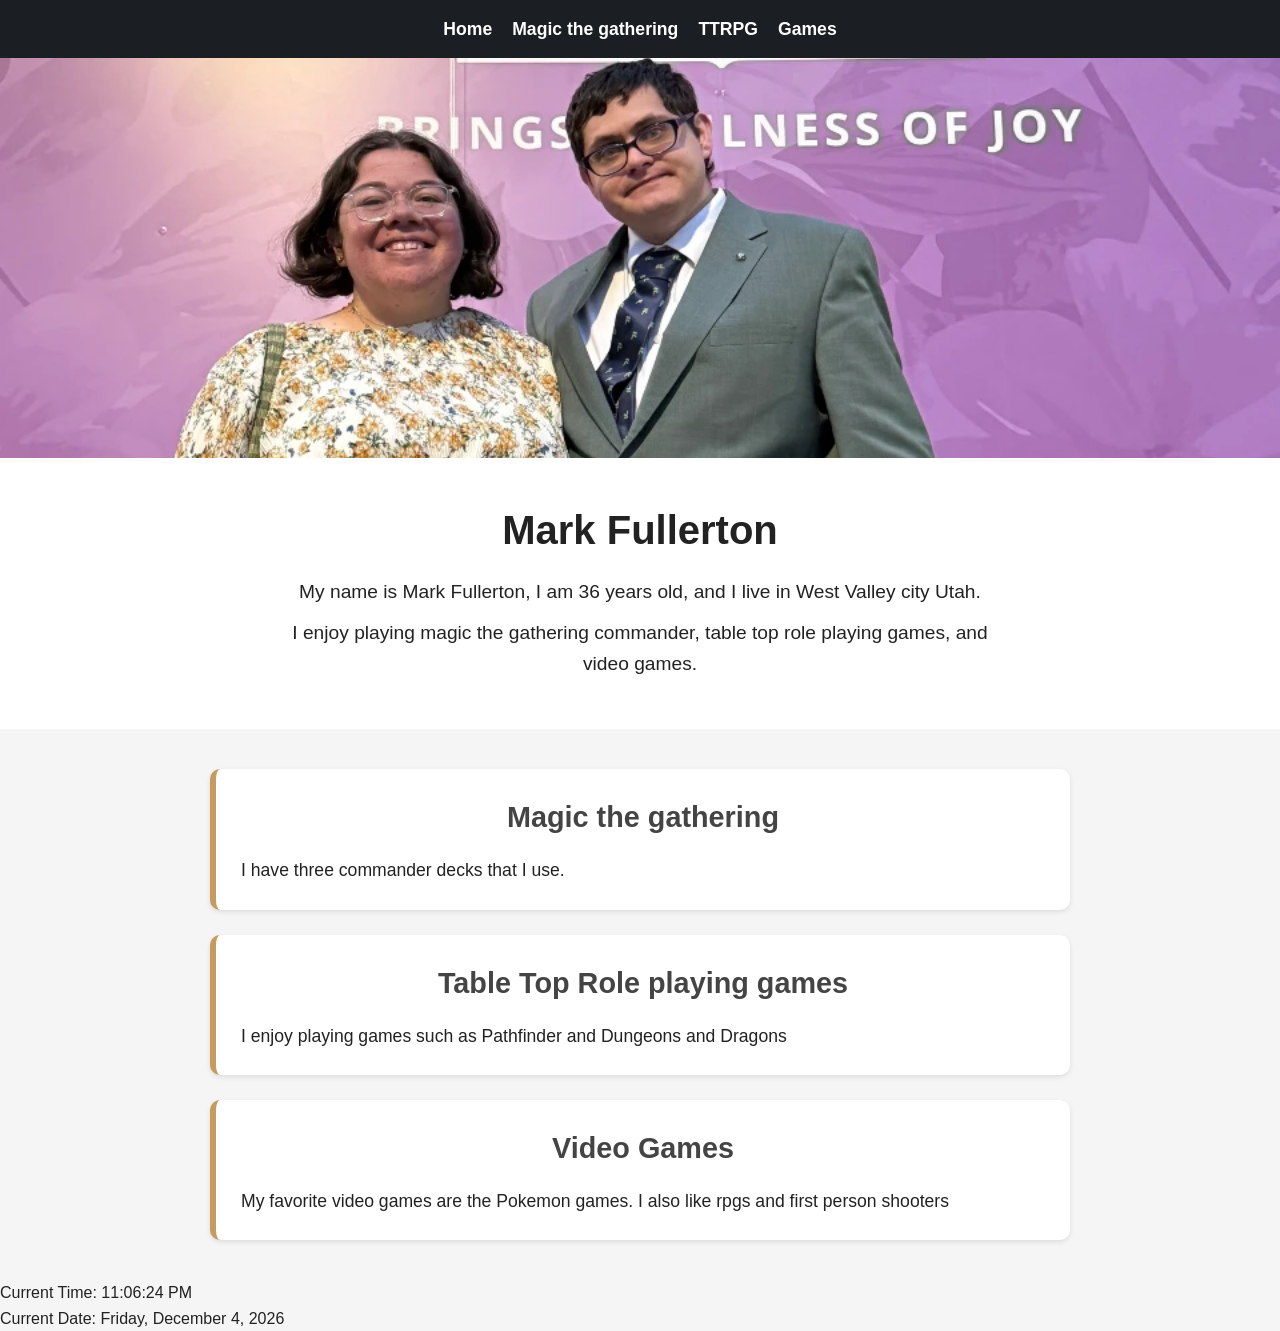
<file: index.html>
<!DOCTYPE html>
<html lang="en">

<head>
    <meta charset="UTF-8">
    <meta name="viewport" content="width=device-width, initial-scale=1.0">
    <title>Mark Fullerton Biography</title>
    <!--styles-->
    <link rel="stylesheet" href="styles/main.css">

</head>

<body>
    <!--Navigation-->
    <nav>
        <ul>
            <li><a href="/biographyPage/index.html">Home</a></li>
            <li><a href="/biographyPage/mtg.html">Magic the gathering</a></li>
            <li><a href="/biographyPage/ttrpg.html">TTRPG</a></li>
            <li><a href="/biographyPage/games.html">Games</a></li>
        </ul>
    </nav>
    <!--hero image-->
    <div class="hero">
        <img src="images/hero.webp" alt="Mark Fullerton with wife.">
    </div>
    
    <!--Header-->
    <header>
        <h1>Mark Fullerton</h1>
        <p>My name is Mark Fullerton, I am 36 years old, and I live in West Valley city Utah.</p>
        <p>I enjoy playing magic the gathering commander, table top role playing games, and video games.</p>
        </header>
        
        <main>
        <!--Magic the gathering -->
        <section class="commander">
            <h2>Magic the gathering</h2>
            <P>I have three commander decks that I use.</P>
        </section>

        <!--TTRPGs-->
        <section class="ttrpg">
            <h2>Table Top Role playing games</h2>
            <p>I enjoy playing games such as Pathfinder and Dungeons and Dragons</p>
        </section>

        <!--Video Games-->
        <section class="video-games">
            <h2>Video Games</h2>
            <p>My favorite video games are the Pokemon games. I also like rpgs and first person shooters</p>
        </section>
    </main>
    <footer>
        <p>Current Time: <span id="currentTime"></span></p>
        <p>Current Date: <span id="currentDate"></span></p>
    </footer>
    <script src="scripts/time.js"></script>
</body>

</html>
</file>
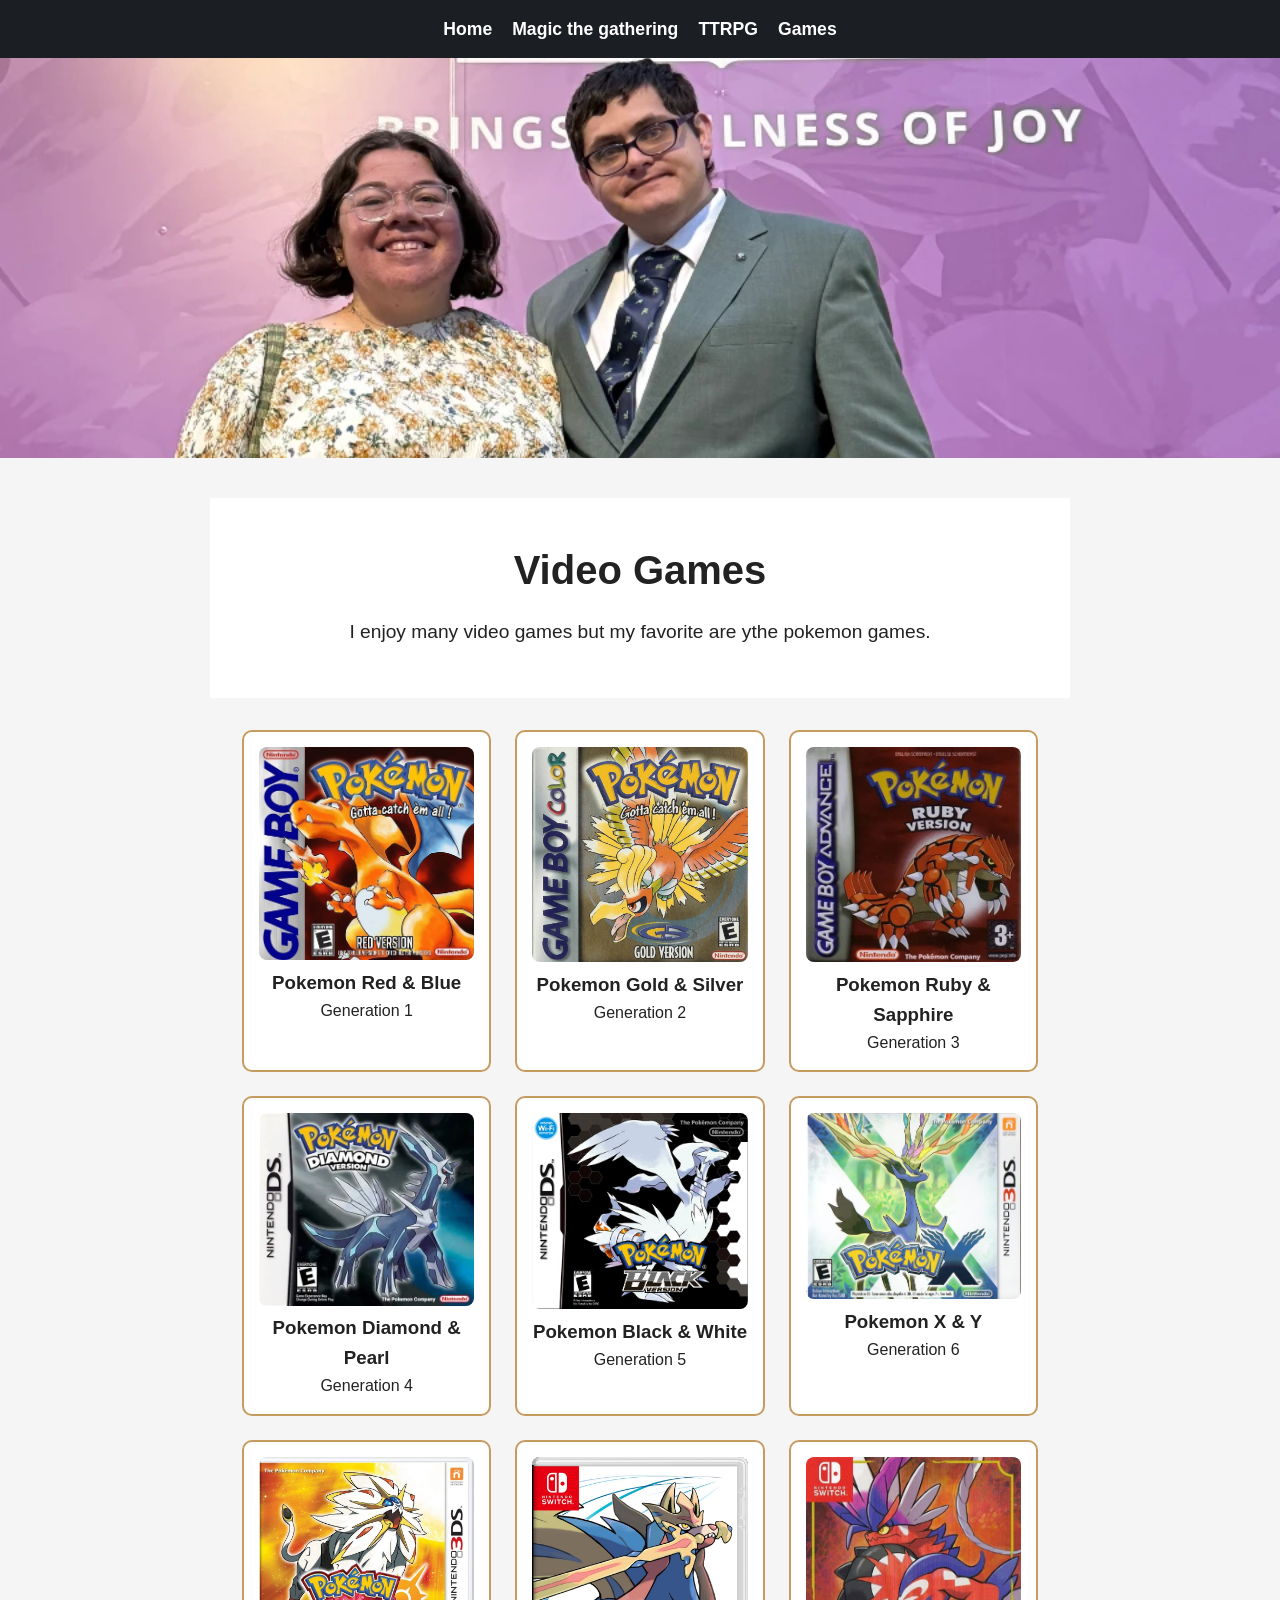
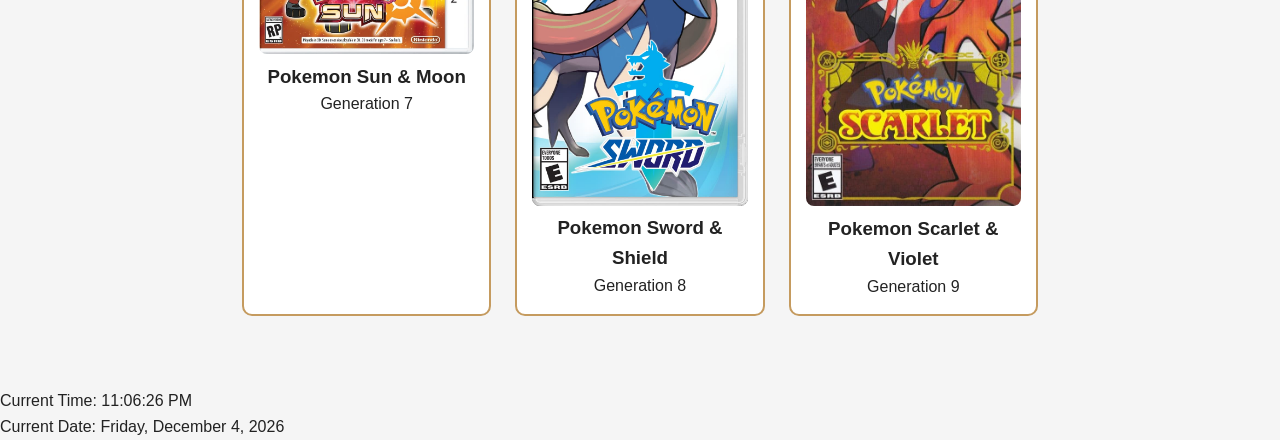
<file: games.html>
<!DOCTYPE html>
<html lang="en">

<head>
    <meta charset="UTF-8">
    <meta name="viewport" content="width=device-width, initial-scale=1.0">
    <title>Mark Fullerton Biography</title>
    <!--styles-->
    <link rel="stylesheet" href="styles/main.css">

</head>

<body>
    <!--Navigation-->
    <nav>
        <ul>
            <li><a href="/biographyPage/index">Home</a></li>
            <li><a href="/biographyPage/mtg.html">Magic the gathering</a></li>
            <li><a href="/biographyPage/ttrpg.html">TTRPG</a></li>
            <li><a href="/biographyPage/games.html">Games</a></li>
        </ul>
    </nav>
    <!--hero image-->
    <div class="hero">
        <img src="images/hero.webp" alt="Mark Fullerton with wife.">
    </div>

    <main>
        <header>
            <h1>Video Games</h1>
            <p>I enjoy many video games but my favorite are ythe pokemon games.</p>
        </header>
        <div id="game-container" class="grid"></div>

        <div id="game-modal" class="modal">
            <div class="modal-box">
                <span id="close-modal">&times;</span>
                <div id="modal-content"></div>
            </div>
        </div>

    </main>
<footer>
    <p>Current Time: <span id="currentTime"></span></p>
    <p>Current Date: <span id="currentDate"></span></p>
</footer>
<script src="scripts/time.js"></script>
    <script type="module" src="scripts/pokemon.js" defer></script>
</body>
</html>
</file>
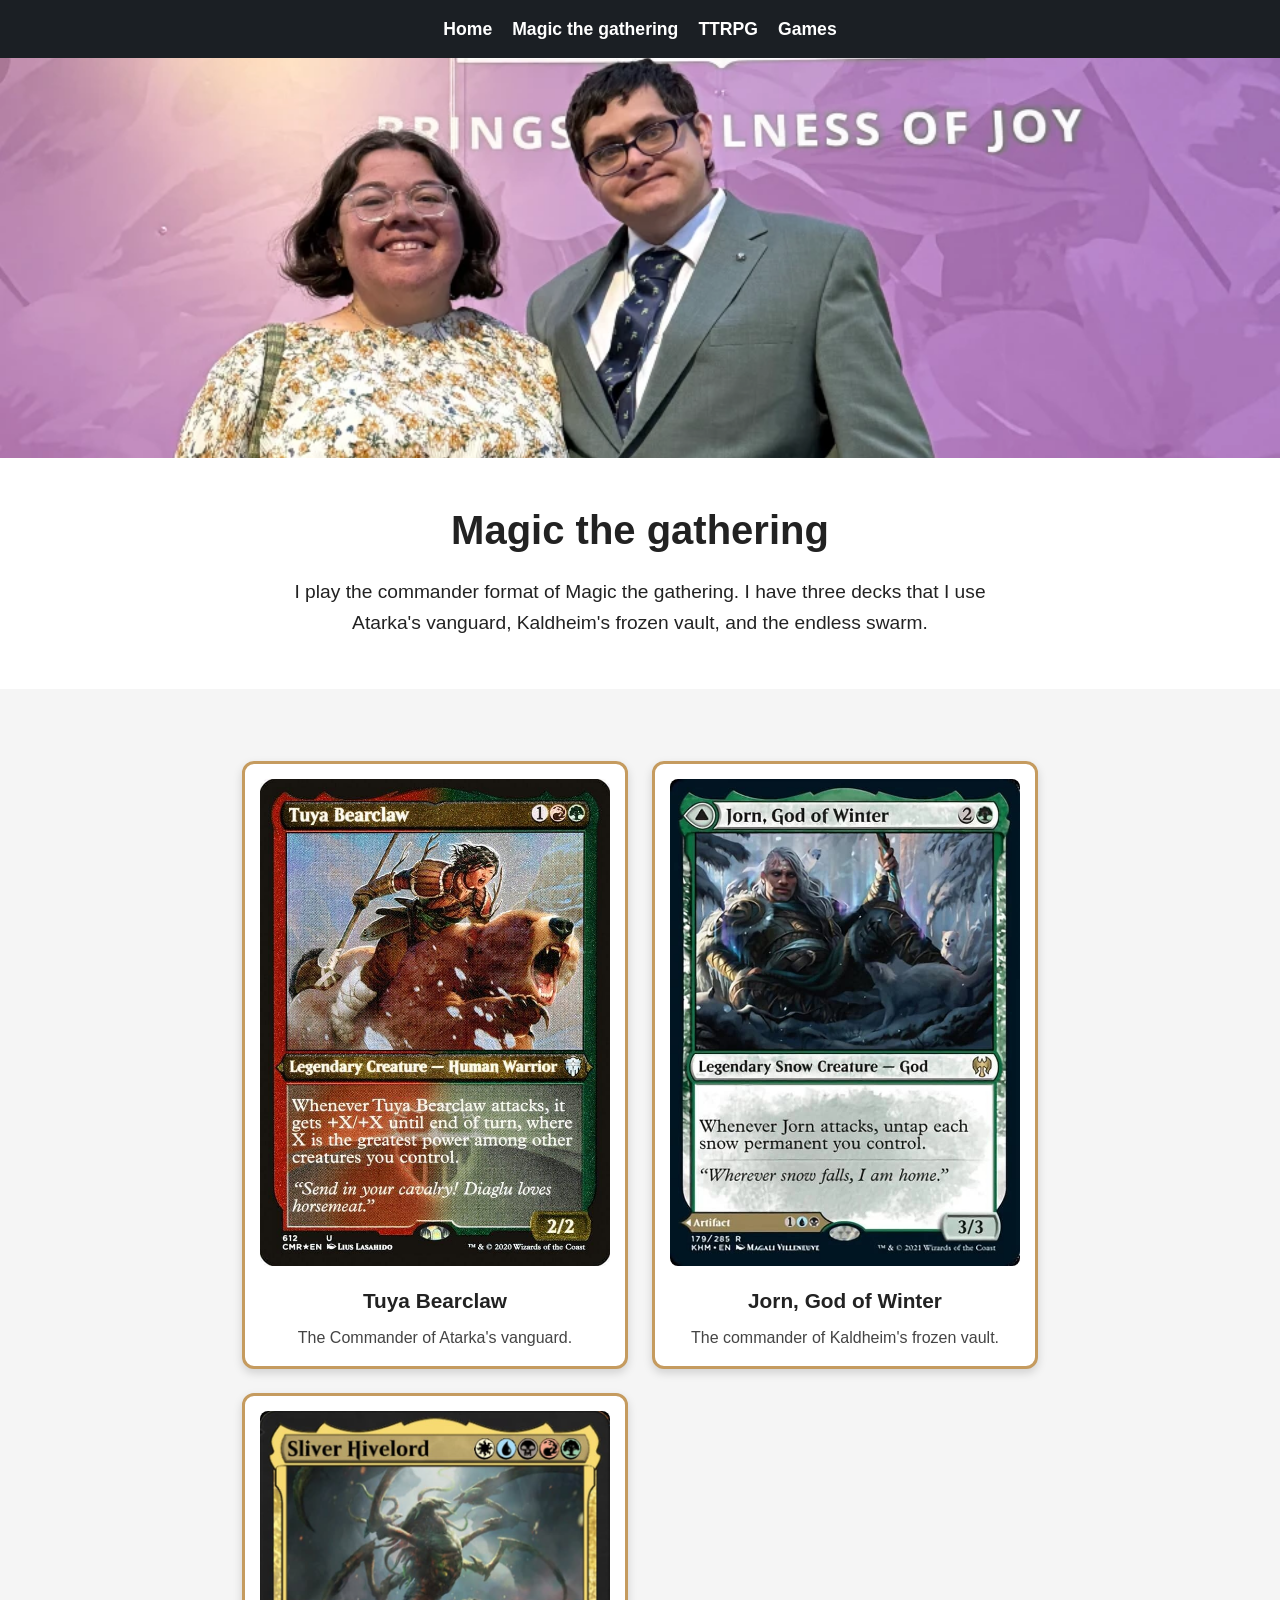
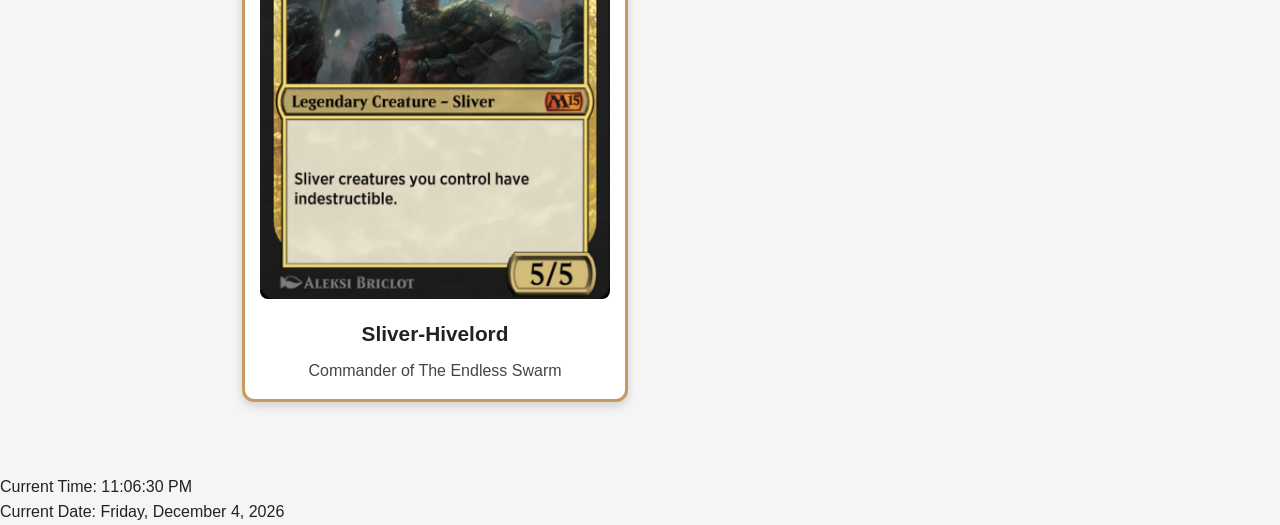
<file: mtg.html>
<!DOCTYPE html>
<html lang="en">

<head>
    <meta charset="UTF-8">
    <meta name="viewport" content="width=device-width, initial-scale=1.0">
    <title>Mark Fullerton Biography</title>
    <!--styles-->
    <link rel="stylesheet" href="styles/main.css">

</head>

<body>
    <!--Navigation-->
    <nav>
        <ul>
            <li><a href="/biographyPage/index.html">Home</a></li>
            <li><a href="/biographyPage/mtg.html">Magic the gathering</a></li>
            <li><a href="/biographyPage/ttrpg.html">TTRPG</a></li>
            <li><a href="/biographyPage/games.html">Games</a></li>
        </ul>
    </nav>
    <!--hero image-->
    <div class="hero">
        <img src="images/hero.webp" alt="Mark Fullerton with wife.">
    </div>

<!--Header-->
<header>
    <h1>Magic the gathering</h1>
<p>I play the commander format of Magic the gathering. I have three decks that I use Atarka's vanguard, Kaldheim's frozen vault, and the endless swarm.</p>
</header>

<!--main-->
<main>
    <div id="cards" class="cards-grid">

        <div class="card">
            <img src="images/tuya.jpg" alt="Tuya Bearclaw" class="card-img">
            
            <div class="card-content">
                <h3 class="card-title">Tuya Bearclaw</h3>
                <p class="card-text">The Commander of Atarka's vanguard.</p>
            </div>
        </div>

        <div class="card">
            <img src="images/jorn.jpg" alt="Jorn, God of Winter" class="card-img">
            <div class="card-content">
                <h3 class="card-title">Jorn, God of Winter</h3>
                <p class="card-text">The commander of Kaldheim's frozen vault.</p>
            </div>
        </div>
        <div class="card">
            <img src="images/sliver-hivelord.jpg" alt="Sliver Hivelord" class="card-img">
            <div class="card-content">
                <h3 class="card-title">Sliver-Hivelord</h3>
                <p class="card-text">Commander of The Endless Swarm</p>
            </div>
        </div>
    </div>
</main>
<footer>
    <p>Current Time: <span id="currentTime"></span></p>
    <p>Current Date: <span id="currentDate"></span></p>
</footer>
<script src="scripts/time.js"></script>
</body>
</file>
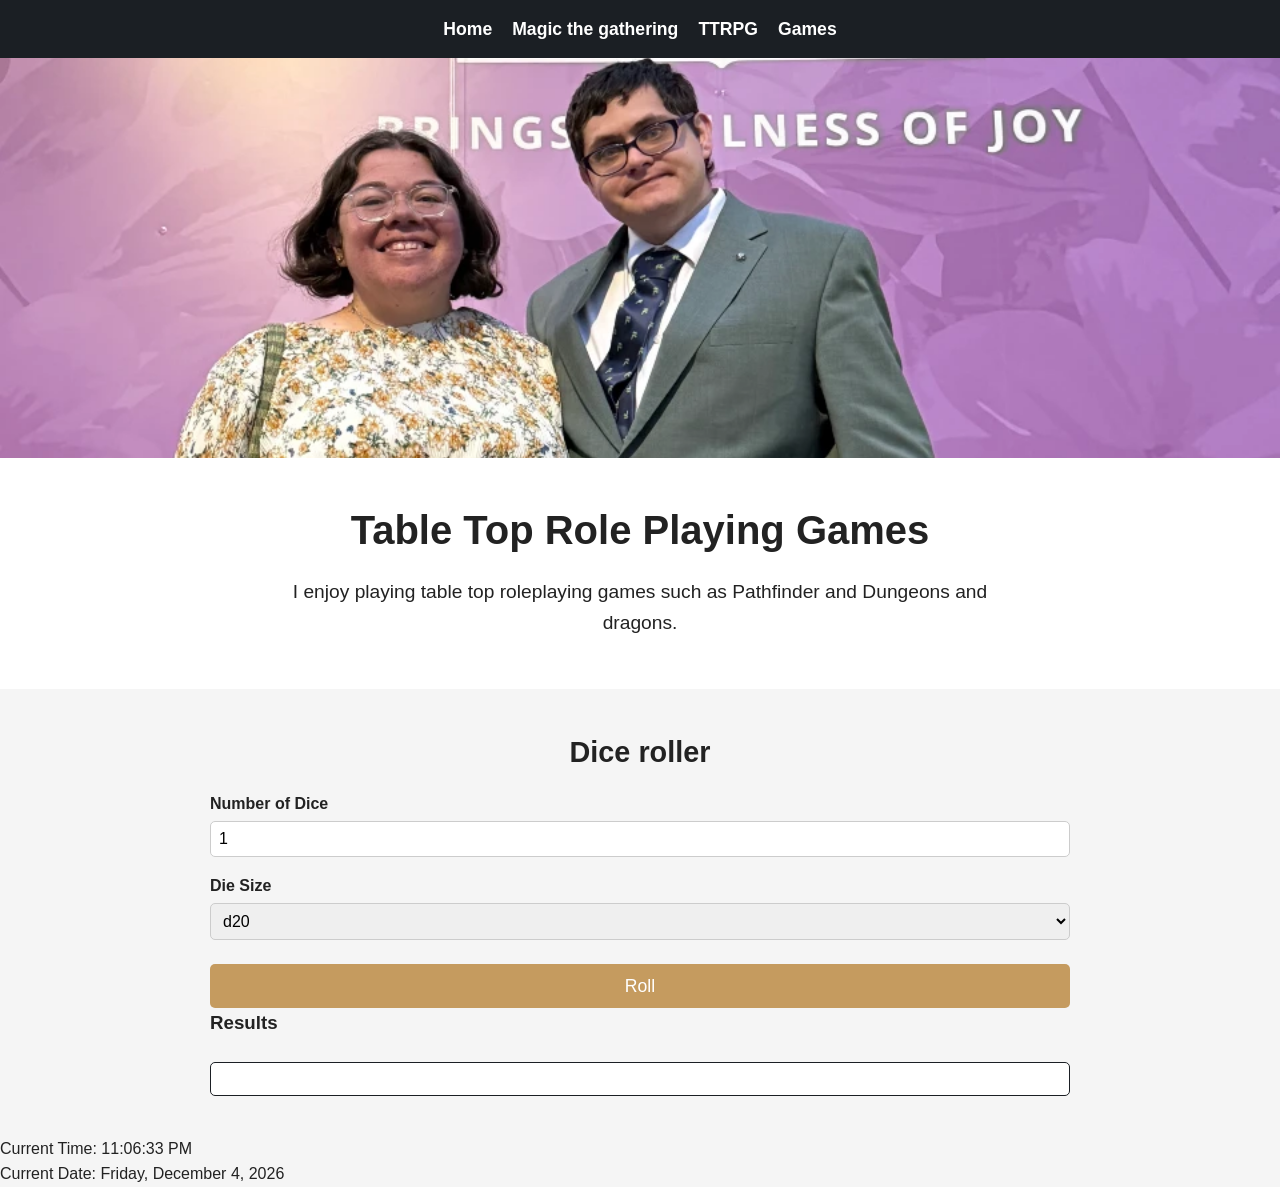
<file: ttrpg.html>
<!DOCTYPE html>
<html lang="en">

<head>
    <meta charset="UTF-8">
    <meta name="viewport" content="width=device-width, initial-scale=1.0">
    <title>Mark Fullerton Biography</title>
    <!--styles-->
    <link rel="stylesheet" href="styles/main.css">

</head>

<body>
    <!--Navigation-->
    <nav>
        <ul>
            <li><a href="/biographyPage/index.html">Home</a></li>
            <li><a href="/biographyPage/mtg.html">Magic the gathering</a></li>
            <li><a href="/biographyPage/ttrpg.html">TTRPG</a></li>
            <li><a href="/biographyPage/games.html">Games</a></li>
        </ul>
    </nav>
    <!--hero image-->
    <div class="hero">
        <img src="images/hero.webp" alt="Mark Fullerton with wife.">
    </div>

    <header>
        <h1>Table Top Role Playing Games</h1>
        <p>I enjoy playing table top roleplaying games such as Pathfinder and Dungeons and dragons.</p>
    </header>
    <main>
        <h2>Dice roller</h2>

        <label>Number of Dice</label>
        <input type="number" id="numDice" value="1" min="1">

        <label>Die Size</label>
        <select id="dieSize">
            <option value="4">d4</option>
            <option value="6">d6</option>
            <option value="8">d8</option>
            <option value="10">d10</option>
            <option value="12">d12</option>
            <option value="20" selected>d20</option>
            <option value="100">d100</option>
        </select>

        <button onclick="rollDice()">Roll</button>

        <h3>Results</h3>
        <div id="results"></div>
    </main>
    <footer>
        <p>Current Time: <span id="currentTime"></span></p>
        <p>Current Date: <span id="currentDate"></span></p>
    </footer>
    <script src="scripts/roll.js"></script>
    <script src="scripts/time.js"></script>
    </body>
</file>
<file: styles/main.css>
:root {
    --dark: #1b1f24;
    --gold: #c59b5f;
    --light-bg: #f5f5f5;
    --white: #ffffff;
    --text: #222222;
}
/*global reset + base styles*/
* {
    margin: 0;
    padding: 0;
    box-sizing: border-box;
}

body {
    font-family: Arial, Helvetica, sans-serif;
    line-height: 1.6;
    background-color: var(--light-bg);
    color: var(--text);
}

/*Navigation*/
nav{
    background-color: var(--dark);
    padding: 15px;
}

nav ul {
    list-style: none;
    display: flex;
    flex-wrap: wrap;
    gap: 20px;
    justify-content: center;
}

nav a {
    color: white;
    text-decoration: none;
    font-size: 1.1rem;
    font-weight: bold;
}

nav a:hover {
    color: var(--gold);

}

/*Hero Image*/
.hero {
    height: 400px;
    overflow: hidden;
}

.hero img {
    width: 100%;
    height: 100%;
    object-fit: cover;
    display: block;
}

/*Header*/
header {
    text-align: center;
    padding: 40px 20px;
    background-color: white;
}

header h1 {
    font-size: 2.5rem;
    margin-bottom: 15px;
}

header p {
    font-size: 1.2rem;
    max-width: 700px;
    margin: 10px auto;
}

/*Main*/
main {
    max-width: 900px;
    margin: 40px auto;
    padding: 0 20px;
}

section {
    background-color:var(--white);
    border-left: 6px solid var(--gold);
    padding: 25px;
    margin-bottom: 25px;
    border-radius: 10px;
    box-shadow: 0 2px 5px rgba(0,0,0,0.1);
}

section h2 {
    margin-bottom: 10px;
    font-size: 1.8rem;
    color: #444;
}

section p {
    font-size: 1.1rem;
}

/*mtg cards*/
#cards {
    display: grid;
    gap: 1.5rem;
    padding: 2rem;
    grid-template-columns: repeat(auto-fit, minmax(260px, 1fr));
}

.card {
    background-color: var(--white);
    border: 3px solid var(--gold);
    border-radius: 12px;
    padding: 15px;
    box-shadow: 0 4px 10px rgba(0,0,0,0.15);
    transition: transform 0.2s ease;
}
.card:hover {
    transform: scale(1.03);
}

.card-img {
    width: 100%;
    border-radius: 8px;
    margin-bottom: 10px;
}

.card-content {
    text-align: center;
}
.card-title {
    font-size: 1.3rem;
    font-weight: bold;
    margin-bottom: 8px;
}

.card-text{
    font-size: 1rem;
    color: #444;
}

/*dice roller container*/
main h2 {
    text-align: center;
    margin-bottom: 1rem;
    font-size: 1.8rem;
}

main label {
    display: block;
    margin-top: 1rem;
    font-weight: bold;
}

main input,
main select {
    width: 100%;
    padding: 0.5rem;
    margin-top: 0.3rem;
    border: 1px solid #ccc;
    border-radius: 5px;
    font-size: 1rem;
}

main button {
    margin-top: 1.5rem;
    padding: 0.7rem 1rem;
    width: 100%;
    background: var(--gold);
    color: white;
    border: none;
    border-radius: 5px;
    font-size: 1.1rem;
    cursor: pointer;
    transition: background 0.2s ease;
}

main button:hover {
    background: var(--dark);
}

#results {
    margin-top: 1.5rem;
    padding: 1rem;
    background: var(--white);
    border: 1px solid var(--dark);
    border-radius: 5px;
    font-size: 1.2rem;
}
/*Modal*/
.modal {
    display: none;
    position: fixed;
    inset: 0;
    background: rgba(0,0,0,0.7);
    justify-content: center;
    align-items: center;
}

.modal-box {
    background: white;
    padding: 20px;
    max-width: 500px;
    border-radius: 10px;
    position: relative;
}

#close-modal {
    position: absolute;
    top: 10px;
    right: 15px;
    font-size: 2rem;
    cursor: pointer;
}

/*games*/
/*Game cards*/
.game-card {
    background: white;
    border: 2px solid var(--gold);
    border-radius: 10px;
    padding: 15px;
    text-align: center;
    cursor: pointer;
    transition: transform .2s;
}

.game-card:hover {
    transform: scale(1.05);
}

.game-card img {
    width: 100%;
    border-radius: 8px;
}
.grid {
    display: grid;
    grid-template-columns: repeat(auto-fit, minmax(220px, 1fr));
    gap: 1.5rem;
    padding: 2rem;
}

/*Media Queries */
/*cell phones*/
@media (max-width: 600px) {
    header h1 {
        font-size: 1.8rem;
    }

    header p {
        font-size: 1rem;
    }

    .hero {
        height: 250px;
    }
    nav ul {
        gap: 10px;
        flex-direction: column;
        text-align: center;
    }

    section h2 {
        font-size: 1.4rem;
    }

    section p {
        font-size: 1rem;
    }
}
/*tablets*/
@media (max-width: 900px) {
    .hero {
        height: 300px;
    }
    main{
        padding: 0 15px;
    }
}
</file>
